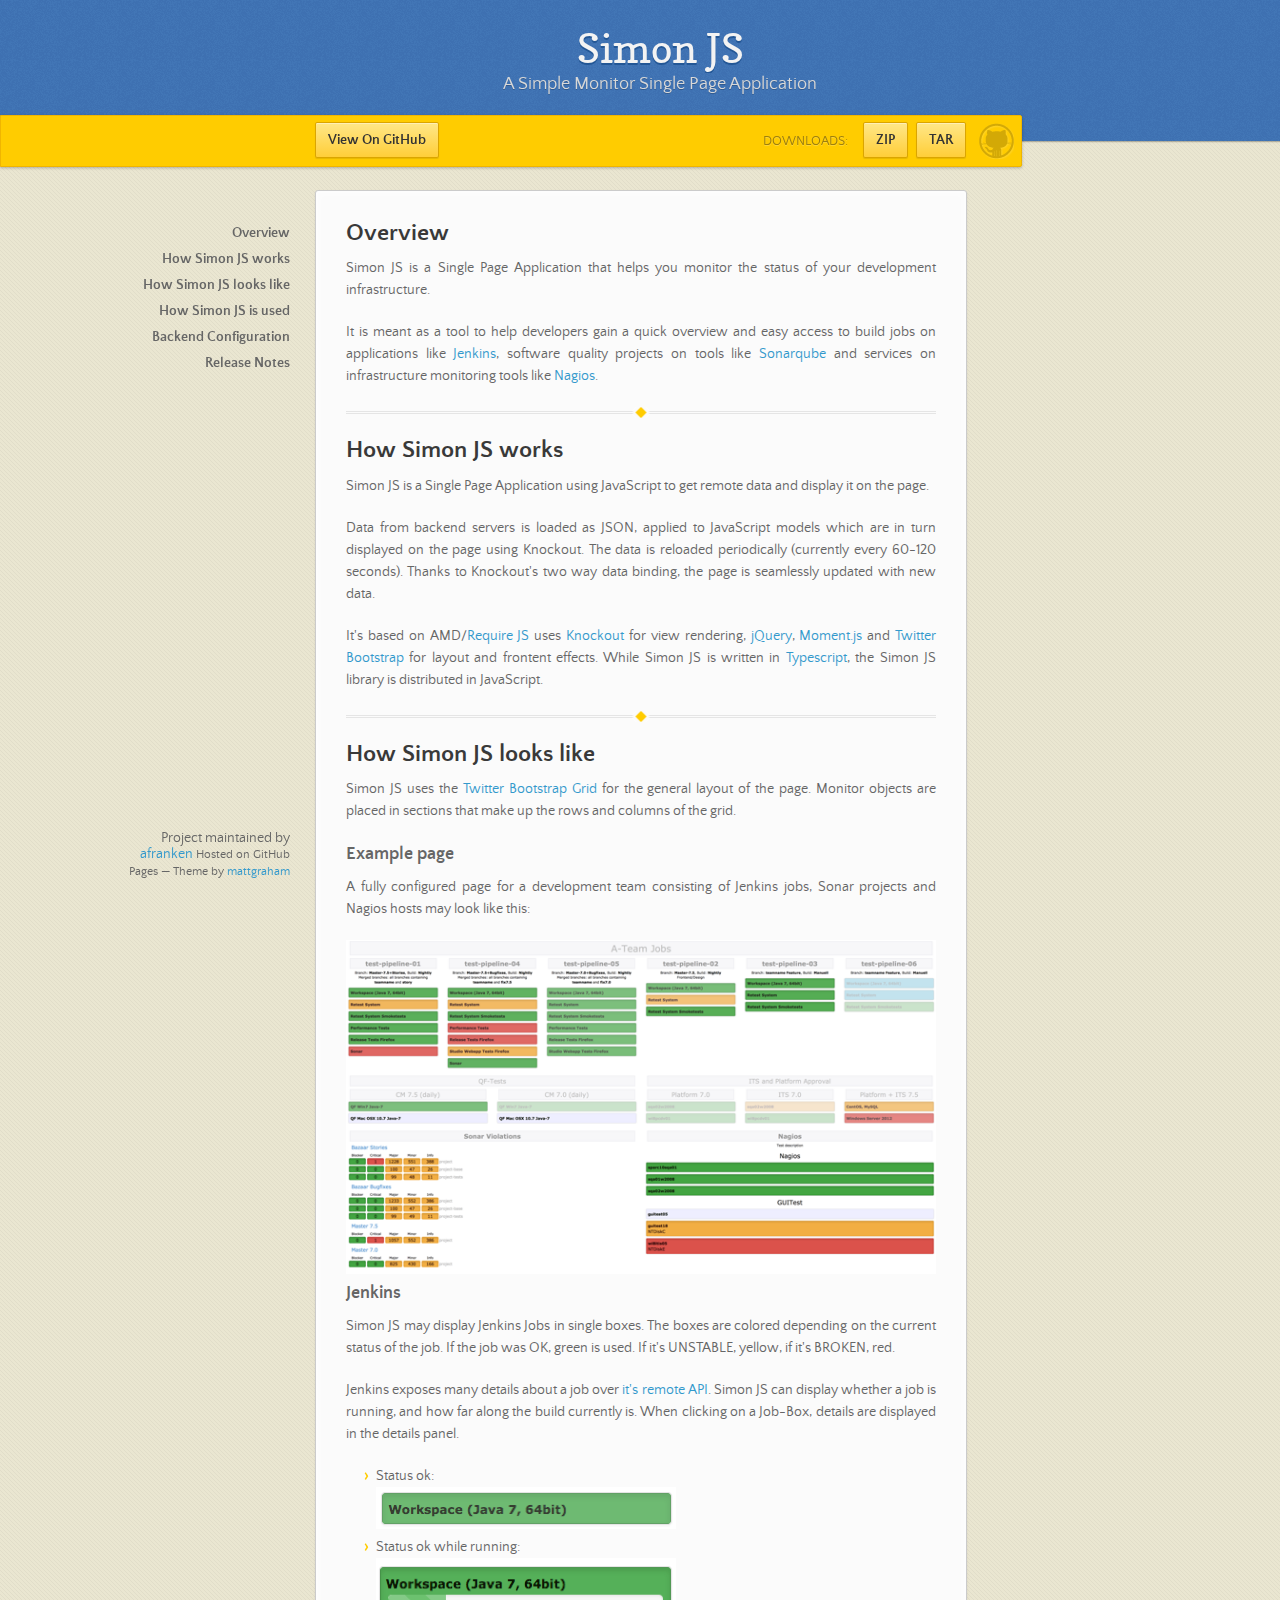
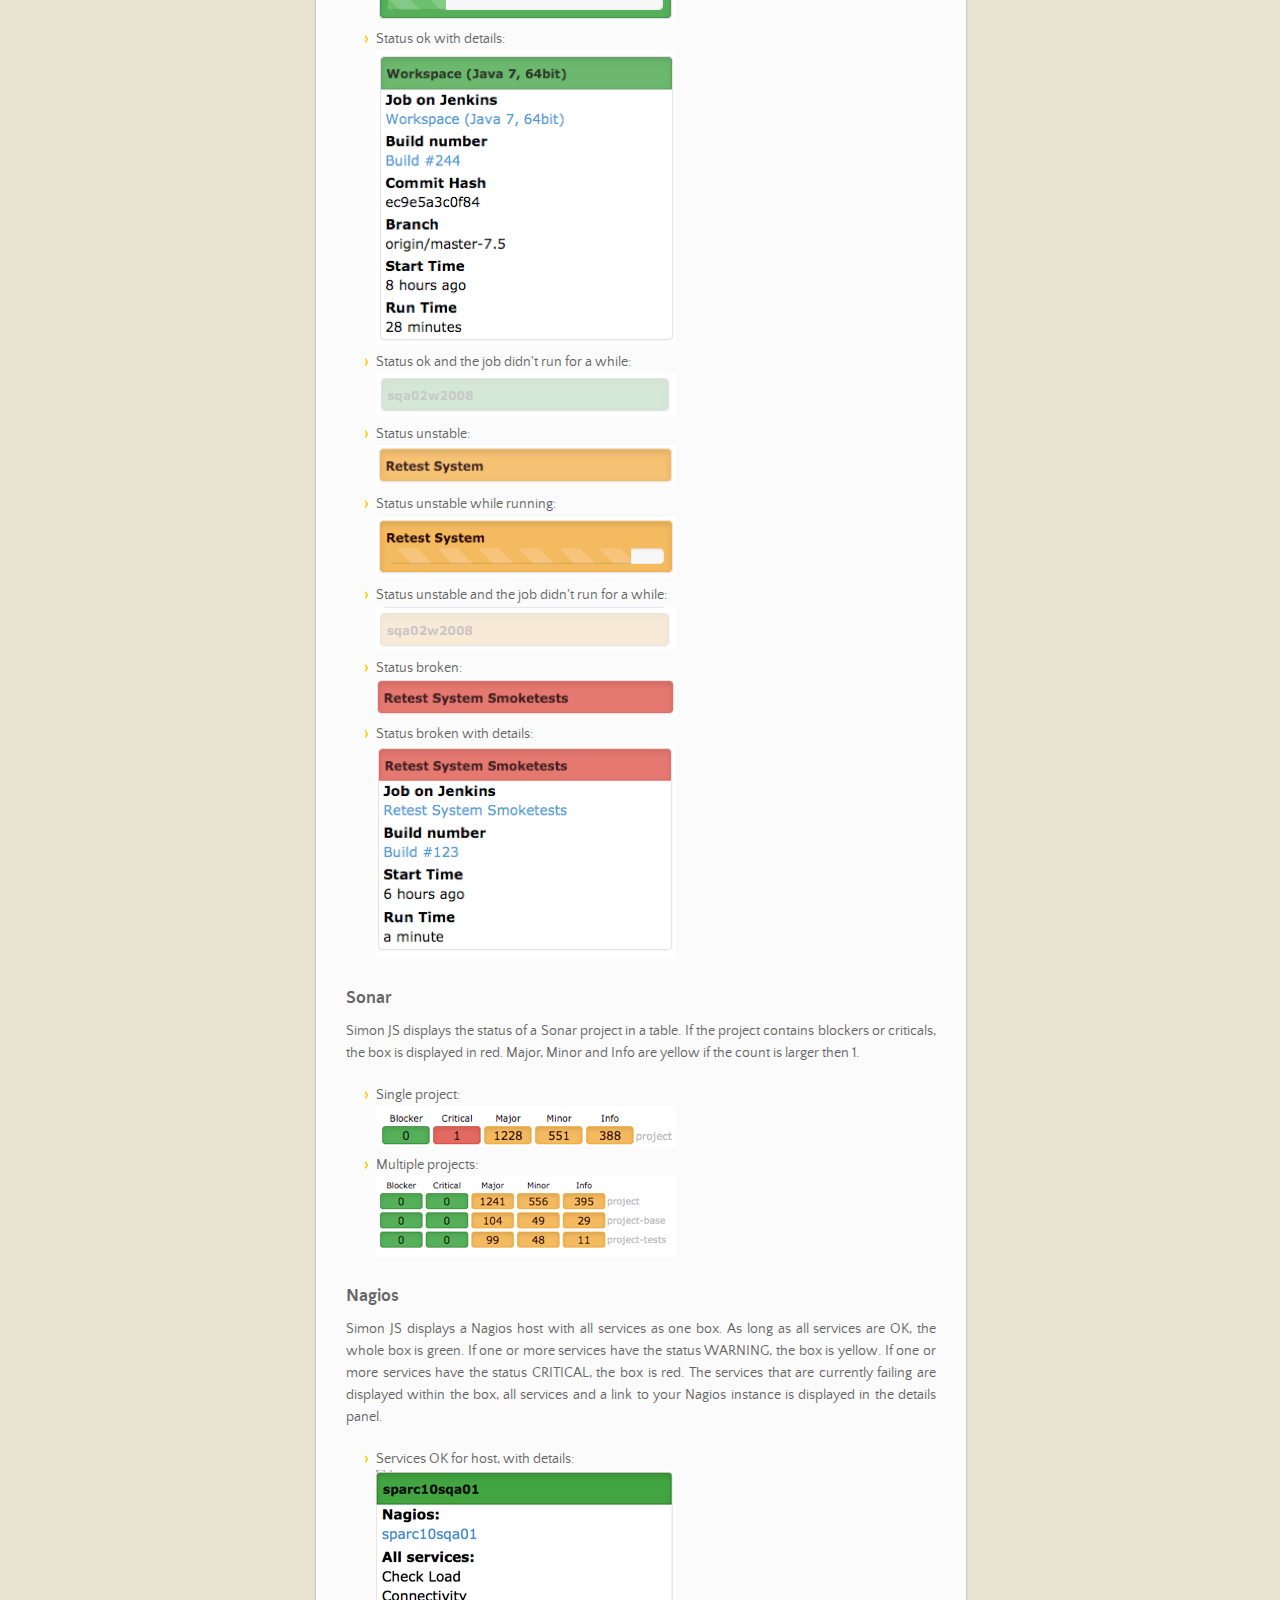
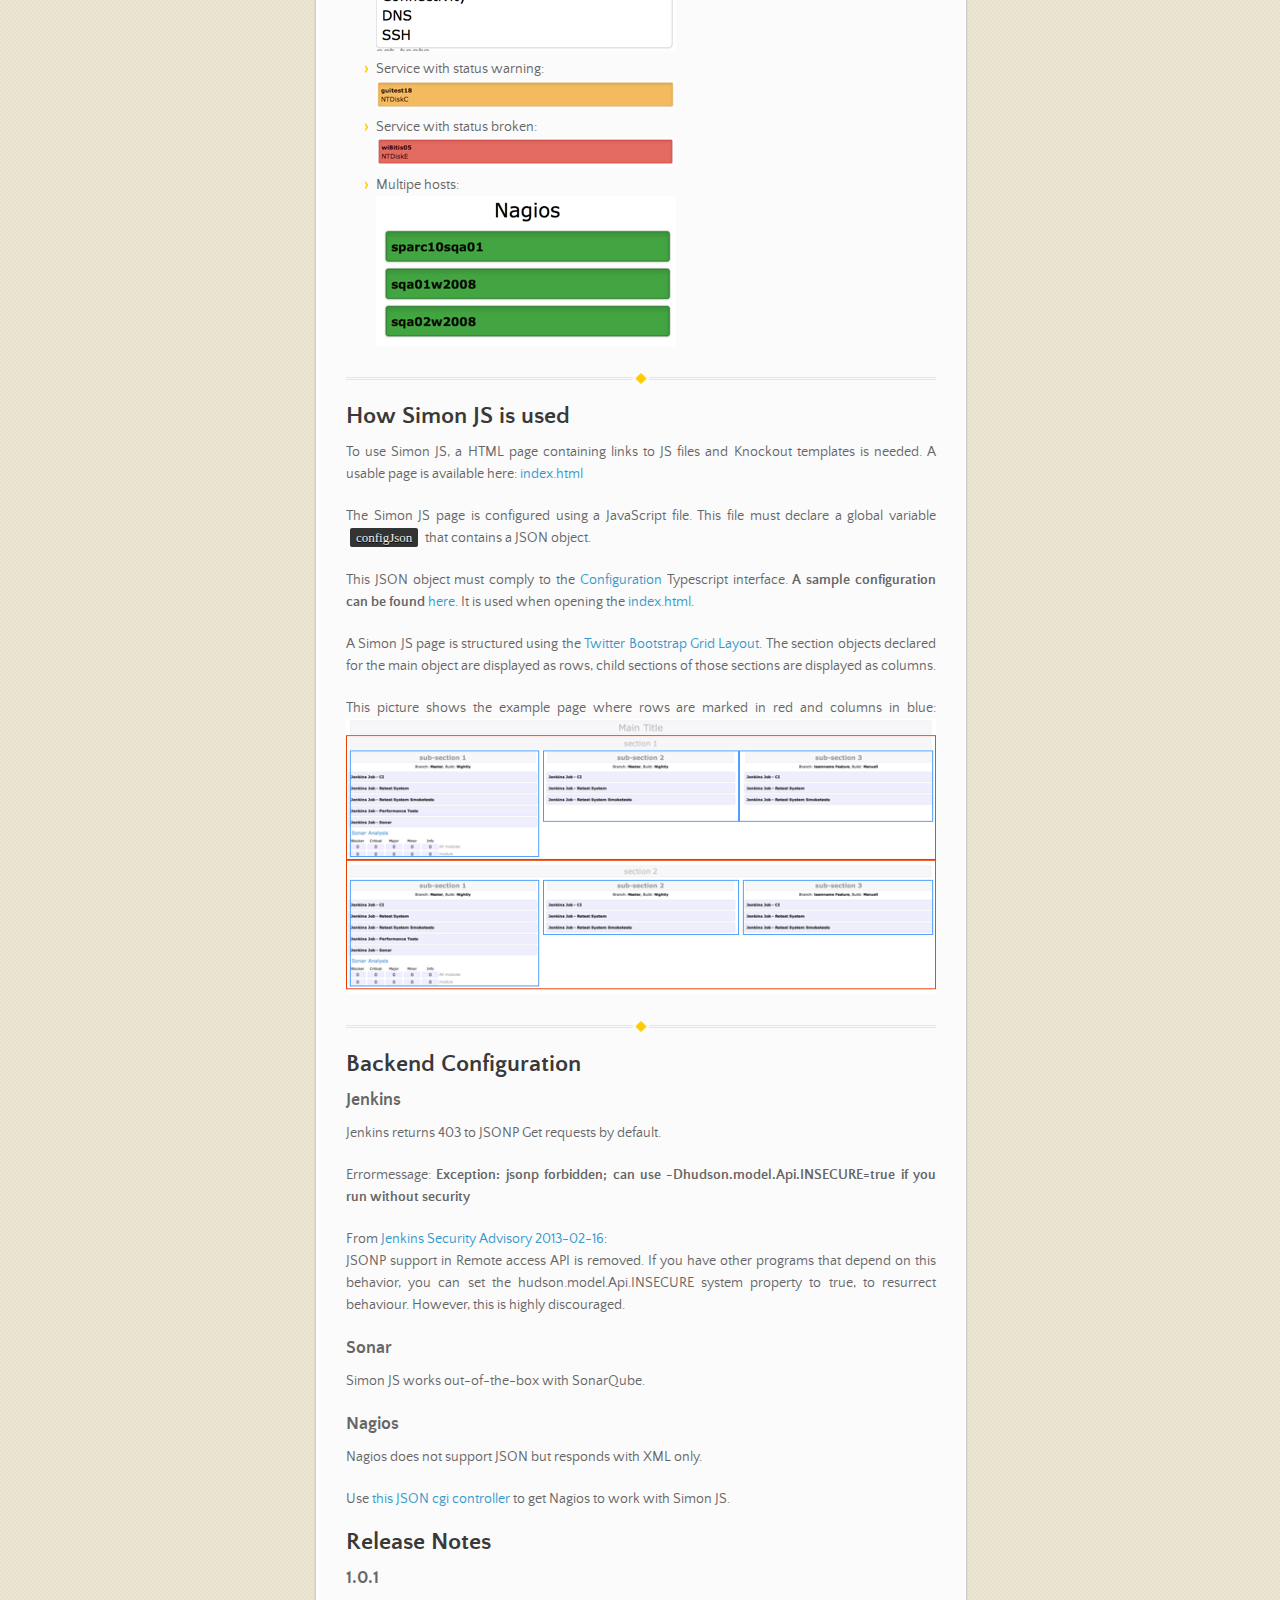
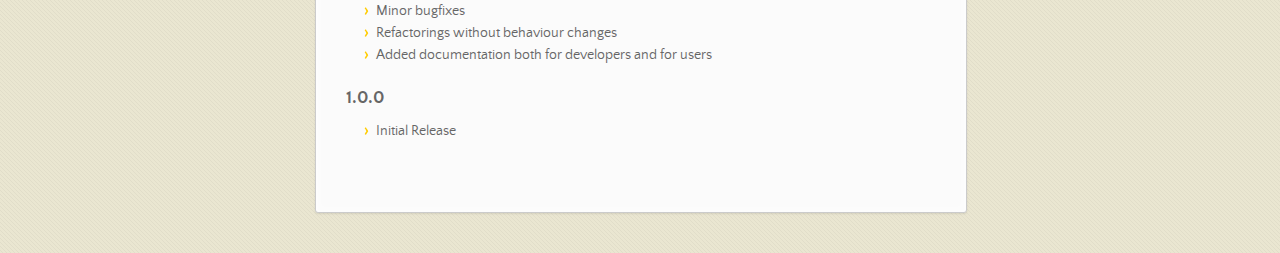
<file: index.html>
<!DOCTYPE html>
<html>
<head>
    <meta charset="utf-8">
    <meta http-equiv="X-UA-Compatible" content="chrome=1">
    <title>Simon JS by afranken</title>
    <link rel="stylesheet" href="stylesheets/styles.css">
    <link rel="stylesheet" href="stylesheets/pygment_trac.css">
    <script src="//ajax.googleapis.com/ajax/libs/jquery/1.7.1/jquery.min.js"></script>
    <script src="javascripts/main.js"></script>
    <!--[if lt IE 9]>
    <script src="//html5shiv.googlecode.com/svn/trunk/html5.js"></script>
    <![endif]-->
    <meta name="viewport" content="width=device-width, initial-scale=1, user-scalable=no">

</head>
<body>

<header>
    <h1>Simon JS</h1>
    <span>A Simple Monitor Single Page Application</span>
</header>

<div id="banner">
    <span id="logo"></span>

    <a href="https://github.com/afranken/simon" class="button fork"><strong>View On GitHub</strong></a>

    <div class="downloads">
        <span>Downloads:</span>
        <ul>
            <li><a href="https://github.com/afranken/simon/zipball/master" class="button">ZIP</a></li>
            <li><a href="https://github.com/afranken/simon/tarball/master" class="button">TAR</a></li>
        </ul>
    </div>
</div>
<!-- end banner -->

<div class="wrapper">
    <nav>
        <!-- Navigation will be created by JavaScript after page loads. -->
        <ul></ul>
    </nav>

    <section>
        <div>
            <h2 id="overview">Overview</h2>

            <p>
                Simon JS is a Single Page Application that helps you monitor the status of your development
                infrastructure.
            </p>

            <p>
                It is meant as a tool to help developers gain a quick overview and easy access to build jobs on
                applications like <a href="http://jenkins-ci.org/">Jenkins</a>,
                software quality projects on tools like <a href="http://www.sonarqube.org/">Sonarqube</a> and services
                on infrastructure monitoring tools
                like <a href="http://www.nagios.org/">Nagios</a>.
            </p>
        </div>
        <hr/>
        <div>
            <h2 id="how-simon-js-works">How Simon JS works</h2>

            <p>
                Simon JS is a Single Page Application using JavaScript to get remote data and display it on the page.
            </p>

            <p>
                Data from backend servers is loaded as JSON, applied to JavaScript models which are in turn displayed on
                the page using Knockout.
                The data is reloaded periodically (currently every 60-120 seconds). Thanks to Knockout's two way data
                binding, the page is seamlessly updated with new data.
            </p>

            <p>
                It's based on AMD/<a href="http://requirejs.org/">Require JS</a> uses <a href="http://knockoutjs.com/">Knockout</a>
                for view rendering,
                <a href="http://jquery.com/">jQuery</a>, <a href="http://momentjs.com/">Moment.js</a> and <a
                    href="http://getbootstrap.com/">Twitter Bootstrap</a>
                for layout and frontent effects.
                While Simon JS is written in <a href="http://www.typescriptlang.org/">Typescript</a>, the Simon JS
                library is distributed in JavaScript.
            </p>
        </div>
        <hr/>
        <div>
            <h2 id="how-simon-js-looks-like">How Simon JS looks like</h2>

            <p>
                Simon JS uses the <a href="http://getbootstrap.com/css/#grid">Twitter Bootstrap Grid</a> for the general
                layout of the page.
                Monitor objects are placed in sections that make up the rows and columns of the grid.
            </p>

            <h3 id="full-page">Example page</h3>

            <p>
                A fully configured page for a development team consisting of Jenkins jobs, Sonar projects and Nagios
                hosts may look like this:
            </p>
            <img src="/images/simon/simon-full_app.png"/>
            <br/>

            <h3 id="look-jenkins">Jenkins</h3>

            <p>
                Simon JS may display Jenkins Jobs in single boxes. The boxes are colored depending on the current status
                of the job. If the job was OK, green is used. If it's UNSTABLE, yellow, if it's BROKEN, red.
            </p>

            <p>
                Jenkins exposes many details about a job over <a
                    href="https://wiki.jenkins-ci.org/display/JENKINS/Remote+access+API">it's remote API</a>. Simon JS
                can display whether a job is running, and how far along the build currently is. When clicking on a Job-Box,
                details are displayed in the details panel.
            </p>

            <ul>
                <li>
                    Status ok: <br/>
                    <img src="/images/simon/simon-jenkins_ok.png"/>
                </li>
                <li>
                    Status ok while running:<br/>
                    <img src="/images/simon/simon-jenkins_ok-building.png"/>
                </li>
                <li>
                    Status ok with details:<br/>
                    <img src="/images/simon/simon-jenkins_ok-details.png"/>
                </li>
                <li>
                    Status ok and the job didn't run for a while:<br/>
                    <img src="/images/simon/simon-jenkins_ok-faded.png"/>
                </li>
                <li>
                    Status unstable:<br/>
                    <img src="/images/simon/simon-jenkins_unstable.png"/>
                </li>
                <li>
                    Status unstable while running:<br/>
                    <img src="/images/simon/simon-jenkins_unstable-running.png"/>
                </li>
                <li>
                    Status unstable and the job didn't run for a while:<br/>
                    <img src="/images/simon/simon-jenkins_unstable-faded.png"/>
                </li>
                <li>
                    Status broken: <br/>
                    <img src="/images/simon/simon-jenkins_broken.png"/>
                </li>
                <li>
                    Status broken with details:<br/>
                    <img src="/images/simon/simon-jenkins_broken-details.png"/>
                </li>
            </ul>

            <h3 id="look-sonar">Sonar</h3>

            <p>
                Simon JS displays the status of a Sonar project in a table. If the project contains blockers or
                criticals, the box is displayed in red. Major, Minor and Info are yellow if the count is larger then 1.
            </p>
            <ul>
                <li>
                    Single project: <br/>
                    <img src="/images/simon/simon-sonar_with_critical.png"/>
                </li>
                <li>
                    Multiple projects: <br/>
                    <img src="/images/simon/simon-sonar_multiple_projects.png"/>
                </li>
            </ul>

            <h3 id="look-nagios">Nagios</h3>

            <p>
                Simon JS displays a Nagios host with all services as one box. As long as all services are OK, the whole
                box is green.
                If one or more services have the status WARNING, the box is yellow. If one or more services have the
                status CRITICAL, the box is red.
                The services that are currently failing are displayed within the box, all services and a link to your
                Nagios instance is displayed in the details panel.
            </p>
            <ul>
                <li>
                    Services OK for host, with details: <br/>
                    <img src="/images/simon/simon-nagios_service_ok-details.png"/>
                </li>
                <li>
                    Service with status warning: <br/>
                    <img src="/images/simon/simon-nagios_service_warning.png"/>
                </li>
                <li>
                    Service with status broken: <br/>
                    <img src="/images/simon/simon-nagios_service_broken.png"/>
                </li>
                <li>
                    Multipe hosts: <br/>
                    <img src="/images/simon/simon-nagios_several_services.png"/>
                </li>
            </ul>

        </div>
        <hr/>
        <div>
            <h2 id="how-simon-js-is-used">How Simon JS is used</h2>

            <p>
                To use Simon JS, a HTML page containing links to JS files and Knockout templates is needed.
                A usable page is available here: <a href="http://www.simonjs.org/release/1.0.1/index.html">index.html</a>
            </p>

            <p>
                The Simon JS page is configured using a JavaScript file. This file must declare a global variable <code>configJson</code>
                that contains a JSON object.
            </p>

            <p>
                This JSON object must comply to the <a href="http://www.simonjs.org/release/1.0.1/ts/Config.d.ts">Configuration</a>
                Typescript interface. <b>A sample configuration can be found <a href="http://www.simonjs.org/release/1.0.1/config.js">here</a></b>.
                It is used when opening the <a href="http://www.simonjs.org/release/1.0.1/index.html">index.html</a>.
            </p>

            <p>
                A Simon JS page is structured using the <a href="http://getbootstrap.com/css/#grid">Twitter Bootstrap Grid Layout</a>.
                The section objects declared for the main object are displayed as rows, child sections of those sections are displayed
                as columns.
            </p>

            <p>
                This picture shows the example page where rows are marked in red and columns in blue:
                <img src="/images/simon/simon-full_app-annotated.png"/>
            </p>
        </div>
        <hr/>
        <div>
            <h2 id="backend-configuration">Backend Configuration</h2>

            <h3 id="config-jenkins">Jenkins</h3>
            <p>
                Jenkins returns 403 to JSONP Get requests by default.
            </p>
            <p>
                Errormessage: <b>Exception: jsonp forbidden; can use -Dhudson.model.Api.INSECURE=true if you run without security</b>
            </p>
            <p>
                From <a href="https://wiki.jenkins-ci.org/display/SECURITY/Jenkins+Security+Advisory+2013-02-16">Jenkins Security Advisory 2013-02-16</a>:
                <br/>
                JSONP support in Remote access API is removed. If you have other programs that depend on this behavior,
                you can set the hudson.model.Api.INSECURE system property to true, to resurrect behaviour.
                However, this is highly discouraged.
            </p>

            <h3 id="config-sonar">Sonar</h3>
            <p>
                Simon JS works out-of-the-box with SonarQube.
            </p>

            <h3 id="config-nagios">Nagios</h3>
            <p>
                Nagios does not support JSON but responds with XML only.
            </p>
            <p>
                Use <a href="https://github.com/afranken/status-json">this JSON cgi controller</a> to get Nagios to work with Simon JS.
            </p>
        </div>
        <div>
            <h2 id="release-notes">Release Notes</h2>

            <h3>1.0.1</h3>
            <ul>
                <li>Minor bugfixes</li>
                <li>Refactorings without behaviour changes</li>
                <li>Added documentation both for developers and for users</li>
            </ul>

            <h3>1.0.0</h3>
            <ul>
                <li>Initial Release</li>
            </ul>
        </div>
    </section>

    <!-- FOOTER  -->
    <footer>
        <span>Project maintained by <a href="https://github.com/afranken">afranken</a></span>
        <span><small>Hosted on GitHub Pages &mdash; Theme by <a href="https://twitter.com/michigangraham">mattgraham</a>
        </small></span>
    </footer>
</div>
<!--[if !IE]>
<script>fixScale(document);</script><![endif]-->
</body>
</html>
</file>
<file: stylesheets/styles.css>
/*
Leap Day for GitHub Pages
by Matt Graham
*/
@font-face {
  font-family: 'Quattrocento Sans';
  src: url("../fonts/quattrocentosans-bold-webfont.eot");
  src: url("../fonts/quattrocentosans-bold-webfont.eot?#iefix") format("embedded-opentype"), url("../fonts/quattrocentosans-bold-webfont.woff") format("woff"), url("../fonts/quattrocentosans-bold-webfont.ttf") format("truetype"), url("../fonts/quattrocentosans-bold-webfont.svg#QuattrocentoSansBold") format("svg");
  font-weight: bold;
  font-style: normal;
}

@font-face {
  font-family: 'Quattrocento Sans';
  src: url("../fonts/quattrocentosans-bolditalic-webfont.eot");
  src: url("../fonts/quattrocentosans-bolditalic-webfont.eot?#iefix") format("embedded-opentype"), url("../fonts/quattrocentosans-bolditalic-webfont.woff") format("woff"), url("../fonts/quattrocentosans-bolditalic-webfont.ttf") format("truetype"), url("../fonts/quattrocentosans-bolditalic-webfont.svg#QuattrocentoSansBoldItalic") format("svg");
  font-weight: bold;
  font-style: italic;
}

@font-face {
  font-family: 'Quattrocento Sans';
  src: url("../fonts/quattrocentosans-italic-webfont.eot");
  src: url("../fonts/quattrocentosans-italic-webfont.eot?#iefix") format("embedded-opentype"), url("../fonts/quattrocentosans-italic-webfont.woff") format("woff"), url("../fonts/quattrocentosans-italic-webfont.ttf") format("truetype"), url("../fonts/quattrocentosans-italic-webfont.svg#QuattrocentoSansItalic") format("svg");
  font-weight: normal;
  font-style: italic;
}

@font-face {
  font-family: 'Quattrocento Sans';
  src: url("../fonts/quattrocentosans-regular-webfont.eot");
  src: url("../fonts/quattrocentosans-regular-webfont.eot?#iefix") format("embedded-opentype"), url("../fonts/quattrocentosans-regular-webfont.woff") format("woff"), url("../fonts/quattrocentosans-regular-webfont.ttf") format("truetype"), url("../fonts/quattrocentosans-regular-webfont.svg#QuattrocentoSansRegular") format("svg");
  font-weight: normal;
  font-style: normal;
}

@font-face {
  font-family: 'Copse';
  src: url("../fonts/copse-regular-webfont.eot");
  src: url("../fonts/copse-regular-webfont.eot?#iefix") format("embedded-opentype"), url("../fonts/copse-regular-webfont.woff") format("woff"), url("../fonts/copse-regular-webfont.ttf") format("truetype"), url("../fonts/copse-regular-webfont.svg#CopseRegular") format("svg");
  font-weight: normal;
  font-style: normal;
}

/* normalize.css 2012-02-07T12:37 UTC - http://github.com/necolas/normalize.css */
/* =============================================================================
   HTML5 display definitions
   ========================================================================== */
/*
 * Corrects block display not defined in IE6/7/8/9 & FF3
 */
article,
aside,
details,
figcaption,
figure,
footer,
header,
hgroup,
nav,
section,
summary {
  display: block;
}

/*
 * Corrects inline-block display not defined in IE6/7/8/9 & FF3
 */
audio,
canvas,
video {
  display: inline-block;
  *display: inline;
  *zoom: 1;
}

/*
 * Prevents modern browsers from displaying 'audio' without controls
 */
audio:not([controls]) {
  display: none;
}

/*
 * Addresses styling for 'hidden' attribute not present in IE7/8/9, FF3, S4
 * Known issue: no IE6 support
 */
[hidden] {
  display: none;
}

/* =============================================================================
   Base
   ========================================================================== */
/*
 * 1. Corrects text resizing oddly in IE6/7 when body font-size is set using em units
 *    http://clagnut.com/blog/348/#c790
 * 2. Prevents iOS text size adjust after orientation change, without disabling user zoom
 *    www.456bereastreet.com/archive/201012/controlling_text_size_in_safari_for_ios_without_disabling_user_zoom/
 */
html {
  font-size: 100%;
  /* 1 */
  -webkit-text-size-adjust: 100%;
  /* 2 */
  -ms-text-size-adjust: 100%;
  /* 2 */
}

/*
 * Addresses font-family inconsistency between 'textarea' and other form elements.
 */
html,
button,
input,
select,
textarea {
  font-family: sans-serif;
}

/*
 * Addresses margins handled incorrectly in IE6/7
 */
body {
  margin: 0;
}

/* =============================================================================
   Links
   ========================================================================== */
/*
 * Addresses outline displayed oddly in Chrome
 */
a:focus {
  outline: thin dotted;
}

/*
 * Improves readability when focused and also mouse hovered in all browsers
 * people.opera.com/patrickl/experiments/keyboard/test
 */
a:hover,
a:active {
  outline: 0;
}

/* =============================================================================
   Typography
   ========================================================================== */
/*
 * Addresses font sizes and margins set differently in IE6/7
 * Addresses font sizes within 'section' and 'article' in FF4+, Chrome, S5
 */
h1 {
  font-size: 2em;
  margin: 0.67em 0;
}

h2 {
  font-size: 1.5em;
  margin: 0.83em 0;
}

h3 {
  font-size: 1.17em;
  margin: 1em 0;
}

h4 {
  font-size: 1em;
  margin: 1.33em 0;
}

h5 {
  font-size: 0.83em;
  margin: 1.67em 0;
}

h6 {
  font-size: 0.75em;
  margin: 2.33em 0;
}

/*
 * Addresses styling not present in IE7/8/9, S5, Chrome
 */
abbr[title] {
  border-bottom: 1px dotted;
}

/*
 * Addresses style set to 'bolder' in FF3+, S4/5, Chrome
*/
b,
strong {
  font-weight: bold;
}

blockquote {
  margin: 1em 40px;
}

/*
 * Addresses styling not present in S5, Chrome
 */
dfn {
  font-style: italic;
}

/*
 * Addresses styling not present in IE6/7/8/9
 */
mark {
  background: #ff0;
  color: #000;
}

/*
 * Addresses margins set differently in IE6/7
 */
p,
pre {
  margin: 1em 0;
}

p {
  text-align: justify;
}

/*
 * Corrects font family set oddly in IE6, S4/5, Chrome
 * en.wikipedia.org/wiki/User:Davidgothberg/Test59
 */
pre,
code,
kbd,
samp {
  font-family: monospace, serif;
  _font-family: 'courier new', monospace;
  font-size: 1em;
}

/*
 * 1. Addresses CSS quotes not supported in IE6/7
 * 2. Addresses quote property not supported in S4
 */
/* 1 */
q {
  quotes: none;
}

/* 2 */
q:before,
q:after {
  content: '';
  content: none;
}

small {
  font-size: 75%;
}

/*
 * Prevents sub and sup affecting line-height in all browsers
 * gist.github.com/413930
 */
sub,
sup {
  font-size: 75%;
  line-height: 0;
  position: relative;
  vertical-align: baseline;
}

sup {
  top: -0.5em;
}

sub {
  bottom: -0.25em;
}

/* =============================================================================
   Lists
   ========================================================================== */
/*
 * Addresses margins set differently in IE6/7
 */
dl,
menu,
ol,
ul {
  margin: 1em 0;
}

dd {
  margin: 0 0 0 40px;
}

/*
 * Addresses paddings set differently in IE6/7
 */
menu,
ol,
ul {
  padding: 0 0 0 30px;
}

/*
 * Corrects list images handled incorrectly in IE7
 */
nav ul,
nav ol {
  list-style: none;
  list-style-image: none;
}

/* =============================================================================
   Embedded content
   ========================================================================== */
/*
 * 1. Removes border when inside 'a' element in IE6/7/8/9, FF3
 * 2. Improves image quality when scaled in IE7
 *    code.flickr.com/blog/2008/11/12/on-ui-quality-the-little-things-client-side-image-resizing/
 */
img {
  border: 0;
  /* 1 */
  -ms-interpolation-mode: bicubic;
  /* 2 */
}

/*
 * Corrects overflow displayed oddly in IE9
 */
svg:not(:root) {
  overflow: hidden;
}

/* =============================================================================
   Figures
   ========================================================================== */
/*
 * Addresses margin not present in IE6/7/8/9, S5, O11
 */
figure {
  margin: 0;
}

/* =============================================================================
   Forms
   ========================================================================== */
/*
 * Corrects margin displayed oddly in IE6/7
 */
form {
  margin: 0;
}

/*
 * Define consistent border, margin, and padding
 */
fieldset {
  border: 1px solid #c0c0c0;
  margin: 0 2px;
  padding: 0.35em 0.625em 0.75em;
}

/*
 * 1. Corrects color not being inherited in IE6/7/8/9
 * 2. Corrects text not wrapping in FF3 
 * 3. Corrects alignment displayed oddly in IE6/7
 */
legend {
  border: 0;
  /* 1 */
  padding: 0;
  white-space: normal;
  /* 2 */
  *margin-left: -7px;
  /* 3 */
}

/*
 * 1. Corrects font size not being inherited in all browsers
 * 2. Addresses margins set differently in IE6/7, FF3+, S5, Chrome
 * 3. Improves appearance and consistency in all browsers
 */
button,
input,
select,
textarea {
  font-size: 100%;
  /* 1 */
  margin: 0;
  /* 2 */
  vertical-align: baseline;
  /* 3 */
  *vertical-align: middle;
  /* 3 */
}

/*
 * Addresses FF3/4 setting line-height on 'input' using !important in the UA stylesheet
 */
button,
input {
  line-height: normal;
  /* 1 */
}

/*
 * 1. Improves usability and consistency of cursor style between image-type 'input' and others
 * 2. Corrects inability to style clickable 'input' types in iOS
 * 3. Removes inner spacing in IE7 without affecting normal text inputs
 *    Known issue: inner spacing remains in IE6
 */
button,
input[type="button"],
input[type="reset"],
input[type="submit"] {
  cursor: pointer;
  /* 1 */
  -webkit-appearance: button;
  /* 2 */
  *overflow: visible;
  /* 3 */
}

/*
 * Re-set default cursor for disabled elements
 */
button[disabled],
input[disabled] {
  cursor: default;
}

/*
 * 1. Addresses box sizing set to content-box in IE8/9
 * 2. Removes excess padding in IE8/9
 * 3. Removes excess padding in IE7
      Known issue: excess padding remains in IE6
 */
input[type="checkbox"],
input[type="radio"] {
  box-sizing: border-box;
  /* 1 */
  padding: 0;
  /* 2 */
  *height: 13px;
  /* 3 */
  *width: 13px;
  /* 3 */
}

/*
 * 1. Addresses appearance set to searchfield in S5, Chrome
 * 2. Addresses box-sizing set to border-box in S5, Chrome (include -moz to future-proof)
 */
input[type="search"] {
  -webkit-appearance: textfield;
  /* 1 */
  -moz-box-sizing: content-box;
  -webkit-box-sizing: content-box;
  /* 2 */
  box-sizing: content-box;
}

/*
 * Removes inner padding and search cancel button in S5, Chrome on OS X
 */
input[type="search"]::-webkit-search-decoration,
input[type="search"]::-webkit-search-cancel-button {
  -webkit-appearance: none;
}

/*
 * Removes inner padding and border in FF3+
 * www.sitepen.com/blog/2008/05/14/the-devils-in-the-details-fixing-dojos-toolbar-buttons/
 */
button::-moz-focus-inner,
input::-moz-focus-inner {
  border: 0;
  padding: 0;
}

/*
 * 1. Removes default vertical scrollbar in IE6/7/8/9
 * 2. Improves readability and alignment in all browsers
 */
textarea {
  overflow: auto;
  /* 1 */
  vertical-align: top;
  /* 2 */
}

/* =============================================================================
   Tables
   ========================================================================== */
/*
 * Remove most spacing between table cells
 */
table {
  border-collapse: collapse;
  border-spacing: 0;
}

body {
  font: 14px/22px "Quattrocento Sans", "Helvetica Neue", Helvetica, Arial, sans-serif;
  color: #666;
  font-weight: 300;
  margin: 0px;
  padding: 0px 0 20px 0px;
  background: url(../images/body-background.png) #eae6d1;
}

h1, h2, h3, h4, h5, h6 {
  color: #333;
  margin: 0 0 10px;
}

p, ul, ol, table, pre, dl {
  margin: 0 0 20px;
}

h1, h2, h3 {
  line-height: 1.1;
}

h1 {
  font-size: 28px;
}

h2 {
  font-size: 24px;
  color: #393939;
}

h3, h4, h5, h6 {
  color: #666666;
}

h3 {
  font-size: 18px;
  line-height: 24px;
}

a {
  color: #3399cc;
  font-weight: 400;
  text-decoration: none;
}

a small {
  font-size: 11px;
  color: #666;
  margin-top: -0.6em;
  display: block;
}

ul {
  list-style-image: url("../images/bullet.png");
}

strong {
  font-weight: bold;
  color: #333;
}

.wrapper {
  width: 650px;
  margin: 0 auto;
  position: relative;
}

section img {
  max-width: 100%;
}

blockquote {
  border-left: 1px solid #ffcc00;
  margin: 0;
  padding: 0 0 0 20px;
  font-style: italic;
}

code {
  font-family: "Lucida Sans", Monaco, Bitstream Vera Sans Mono, Lucida Console, Terminal;
  font-size: 13px;
  color: #efefef;
  text-shadow: 0px 1px 0px #000;
  margin: 0 4px;
  padding: 2px 6px;
  background: #333;
  -moz-border-radius: 2px;
  -webkit-border-radius: 2px;
  -o-border-radius: 2px;
  -ms-border-radius: 2px;
  -khtml-border-radius: 2px;
  border-radius: 2px;
}

pre {
  padding: 8px 15px;
  background: #333333;
  -moz-border-radius: 3px;
  -webkit-border-radius: 3px;
  -o-border-radius: 3px;
  -ms-border-radius: 3px;
  -khtml-border-radius: 3px;
  border-radius: 3px;
  border: 1px solid #c7c7c7;
  overflow: auto;
  overflow-y: hidden;
}
pre code {
  margin: 0px;
  padding: 0px;
}

table {
  width: 100%;
  border-collapse: collapse;
}

th {
  text-align: left;
  padding: 5px 10px;
  border-bottom: 1px solid #e5e5e5;
  color: #444;
}

td {
  text-align: left;
  padding: 5px 10px;
  border-bottom: 1px solid #e5e5e5;
  border-right: 1px solid #ffcc00;
}
td:first-child {
  border-left: 1px solid #ffcc00;
}

hr {
  border: 0;
  outline: none;
  height: 11px;
  background: transparent url("../images/hr.gif") center center repeat-x;
  margin: 0 0 20px;
}

dt {
  color: #444;
  font-weight: 700;
}

header {
  padding: 25px 20px 40px 20px;
  margin: 0;
  position: fixed;
  top: 0;
  left: 0;
  right: 0;
  width: 100%;
  text-align: center;
  background: url(../images/background.png) #4276b6;
  -moz-box-shadow: 1px 0px 2px rgba(0, 0, 0, 0.75);
  -webkit-box-shadow: 1px 0px 2px rgba(0, 0, 0, 0.75);
  -o-box-shadow: 1px 0px 2px rgba(0, 0, 0, 0.75);
  box-shadow: 1px 0px 2px rgba(0, 0, 0, 0.75);
  z-index: 99;
  -webkit-font-smoothing: antialiased;
  min-height: 76px;
}
header h1 {
  font: 40px/48px "Copse", "Helvetica Neue", Helvetica, Arial, sans-serif;
  color: #f3f3f3;
  text-shadow: 0px 2px 0px #235796;
  margin: 0px;
  white-space: nowrap;
  overflow: hidden;
  text-overflow: ellipsis;
  -o-text-overflow: ellipsis;
  -ms-text-overflow: ellipsis;
}
header span {
  color: #d8d8d8;
  text-shadow: rgba(0, 0, 0, 0.2) 0 1px 0;
  font-size: 18px;
  margin: 0px;
}

#banner {
  z-index: 100;
  left: 0;
  right: 50%;
  height: 50px;
  margin-right: -382px;
  position: fixed;
  top: 115px;
  background: #ffcc00;
  border: 1px solid #f0b500;
  -moz-box-shadow: 0px 1px 3px rgba(0, 0, 0, 0.25);
  -webkit-box-shadow: 0px 1px 3px rgba(0, 0, 0, 0.25);
  -o-box-shadow: 0px 1px 3px rgba(0, 0, 0, 0.25);
  box-shadow: 0px 1px 3px rgba(0, 0, 0, 0.25);
  -moz-border-radius: 0px 2px 2px 0px;
  -webkit-border-radius: 0px 2px 2px 0px;
  -o-border-radius: 0px 2px 2px 0px;
  -ms-border-radius: 0px 2px 2px 0px;
  -khtml-border-radius: 0px 2px 2px 0px;
  border-radius: 0px 2px 2px 0px;
  padding-right: 10px;
}
#banner .button {
  border: 1px solid #dba500;
  background: -webkit-gradient(linear, 50% 0%, 50% 100%, color-stop(0%, #ffe788), color-stop(100%, #ffce38));
  background: -webkit-linear-gradient(#ffe788, #ffce38);
  background: -moz-linear-gradient(#ffe788, #ffce38);
  background: -o-linear-gradient(#ffe788, #ffce38);
  background: -ms-linear-gradient(#ffe788, #ffce38);
  background: linear-gradient(#ffe788, #ffce38);
  -moz-border-radius: 2px;
  -webkit-border-radius: 2px;
  -o-border-radius: 2px;
  -ms-border-radius: 2px;
  -khtml-border-radius: 2px;
  border-radius: 2px;
  -moz-box-shadow: inset 0px 1px 0px rgba(255, 255, 255, 0.4), 0px 1px 1px rgba(0, 0, 0, 0.1);
  -webkit-box-shadow: inset 0px 1px 0px rgba(255, 255, 255, 0.4), 0px 1px 1px rgba(0, 0, 0, 0.1);
  -o-box-shadow: inset 0px 1px 0px rgba(255, 255, 255, 0.4), 0px 1px 1px rgba(0, 0, 0, 0.1);
  box-shadow: inset 0px 1px 0px rgba(255, 255, 255, 0.4), 0px 1px 1px rgba(0, 0, 0, 0.1);
  background-color: #FFE788;
  margin-left: 5px;
  padding: 10px 12px;
  margin-top: 6px;
  line-height: 14px;
  font-size: 14px;
  color: #333;
  font-weight: bold;
  display: inline-block;
  text-align: center;
}
#banner .button:hover {
  background: -webkit-gradient(linear, 50% 0%, 50% 100%, color-stop(0%, #ffe788), color-stop(100%, #ffe788));
  background: -webkit-linear-gradient(#ffe788, #ffe788);
  background: -moz-linear-gradient(#ffe788, #ffe788);
  background: -o-linear-gradient(#ffe788, #ffe788);
  background: -ms-linear-gradient(#ffe788, #ffe788);
  background: linear-gradient(#ffe788, #ffe788);
  background-color: #ffeca0;
}
#banner .fork {
  position: fixed;
  left: 50%;
  margin-left: -325px;
  padding: 10px 12px;
  margin-top: 6px;
  line-height: 14px;
  font-size: 14px;
  background-color: #FFE788;
}
#banner .downloads {
  float: right;
  margin: 0 45px 0 0;
}
#banner .downloads span {
  float: left;
  line-height: 52px;
  font-size: 90%;
  color: #9d7f0d;
  text-transform: uppercase;
  text-shadow: rgba(255, 255, 255, 0.2) 0 1px 0;
}
#banner ul {
  list-style: none;
  height: 40px;
  padding: 0;
  float: left;
  margin-left: 10px;
}
#banner ul li {
  display: inline;
}
#banner ul li a.button {
  background-color: #FFE788;
}
#banner #logo {
  position: absolute;
  height: 36px;
  width: 36px;
  right: 7px;
  top: 7px;
  display: block;
  background: url(../images/octocat-logo.png);
}

section {
  width: 590px;
  padding: 30px 30px 50px 30px;
  margin: 20px 0;
  margin-top: 190px;
  position: relative;
  background: #fbfbfb;
  -moz-border-radius: 3px;
  -webkit-border-radius: 3px;
  -o-border-radius: 3px;
  -ms-border-radius: 3px;
  -khtml-border-radius: 3px;
  border-radius: 3px;
  border: 1px solid #cbcbcb;
  -moz-box-shadow: 0px 1px 2px rgba(0, 0, 0, 0.09), inset 0px 0px 2px 2px rgba(255, 255, 255, 0.5), inset 0 0 5px 5px rgba(255, 255, 255, 0.4);
  -webkit-box-shadow: 0px 1px 2px rgba(0, 0, 0, 0.09), inset 0px 0px 2px 2px rgba(255, 255, 255, 0.5), inset 0 0 5px 5px rgba(255, 255, 255, 0.4);
  -o-box-shadow: 0px 1px 2px rgba(0, 0, 0, 0.09), inset 0px 0px 2px 2px rgba(255, 255, 255, 0.5), inset 0 0 5px 5px rgba(255, 255, 255, 0.4);
  box-shadow: 0px 1px 2px rgba(0, 0, 0, 0.09), inset 0px 0px 2px 2px rgba(255, 255, 255, 0.5), inset 0 0 5px 5px rgba(255, 255, 255, 0.4);
}

small {
  font-size: 12px;
}

nav {
  width: 230px;
  position: fixed;
  top: 220px;
  left: 50%;
  margin-left: -580px;
  text-align: right;
}
nav ul {
  list-style: none;
  list-style-image: none;
  font-size: 14px;
  line-height: 24px;
}
nav ul li {
  padding: 5px 0px;
  line-height: 16px;
}
nav ul li.tag-h1 {
  font-size: 1.2em;
}
nav ul li.tag-h3 {
  font-size: 0.9em;
}
nav ul li.tag-h1 a {
  font-weight: bold;
  color: #333;
}
nav ul li.tag-h2 a {
  font-weight: bold;
}
nav ul li.tag-h3 a {
  font-style: italic;
}
nav ul li.tag-h2 + .tag-h1 {
  margin-top: 10px;
}
nav ul a {
  color: #666;
}
nav ul a:hover {
  color: #999;
}

footer {
  width: 180px;
  position: fixed;
  left: 50%;
  margin-left: -530px;
  bottom: 20px;
  text-align: right;
  line-height: 16px;
}

@media print, screen and (max-width: 1060px) {
  div.wrapper {
    width: auto;
    margin: 0;
  }

  nav {
    display: none;
  }

  header, section, footer {
    float: none;
  }
  header h1, section h1, footer h1 {
    white-space: nowrap;
    overflow: hidden;
    text-overflow: ellipsis;
    -o-text-overflow: ellipsis;
    -ms-text-overflow: ellipsis;
  }

  #banner {
    width: 100%;
  }
  #banner .downloads {
    margin-right: 60px;
  }
  #banner #logo {
    margin-right: 15px;
  }

  section {
    border: 1px solid #e5e5e5;
    border-width: 1px 0;
    padding: 20px auto;
    margin: 190px auto 20px;
    max-width: 600px;
  }

  footer {
    text-align: center;
    margin: 20px auto;
    position: relative;
    left: auto;
    bottom: auto;
    width: auto;
  }
}
@media print, screen and (max-width: 720px) {
  body {
    word-wrap: break-word;
  }

  header {
    padding: 20px 20px;
    margin: 0;
  }
  header h1 {
    font-size: 32px;
    white-space: nowrap;
    overflow: hidden;
    text-overflow: ellipsis;
    -o-text-overflow: ellipsis;
    -ms-text-overflow: ellipsis;
  }
  header p {
    display: none;
  }

  #banner {
    top: 80px;
  }
  #banner .fork {
    float: left;
    display: inline-block;
    margin-left: 0px;
    position: fixed;
    left: 20px;
  }

  section {
    margin-top: 130px;
    margin-bottom: 0px;
    width: auto;
  }

  header ul, header p.view {
    position: static;
  }
}
@media print, screen and (max-width: 480px) {
  header {
    position: relative;
    padding: 5px 0px;
    min-height: 0px;
  }
  header h1 {
    font-size: 24px;
    white-space: nowrap;
    overflow: hidden;
    text-overflow: ellipsis;
    -o-text-overflow: ellipsis;
    -ms-text-overflow: ellipsis;
  }

  section {
    margin-top: 5px;
  }

  #banner {
    display: none;
  }

  header ul {
    display: none;
  }
}
@media print {
  body {
    padding: 0.4in;
    font-size: 12pt;
    color: #444;
  }
}
@media print, screen and (max-height: 680px) {
  footer {
    text-align: center;
    margin: 20px auto;
    position: relative;
    left: auto;
    bottom: auto;
    width: auto;
  }
}
@media print, screen and (max-height: 480px) {
  nav {
    display: none;
  }

  footer {
    text-align: center;
    margin: 20px auto;
    position: relative;
    left: auto;
    bottom: auto;
    width: auto;
  }
}
</file>
<file: stylesheets/pygment_trac.css>
.highlight .hll { background-color: #ffffcc }
.highlight  { background: #f0f3f3; }
.highlight .c { color: #0099FF; font-style: italic } /* Comment */
.highlight .err { color: #AA0000; background-color: #FFAAAA } /* Error */
.highlight .k { color: #006699; font-weight: bold } /* Keyword */
.highlight .o { color: #555555 } /* Operator */
.highlight .cm { color: #0099FF; font-style: italic } /* Comment.Multiline */
.highlight .cp { color: #009999 } /* Comment.Preproc */
.highlight .c1 { color: #0099FF; font-style: italic } /* Comment.Single */
.highlight .cs { color: #0099FF; font-weight: bold; font-style: italic } /* Comment.Special */
.highlight .gd { background-color: #FFCCCC; border: 1px solid #CC0000 } /* Generic.Deleted */
.highlight .ge { font-style: italic } /* Generic.Emph */
.highlight .gr { color: #FF0000 } /* Generic.Error */
.highlight .gh { color: #003300; font-weight: bold } /* Generic.Heading */
.highlight .gi { background-color: #CCFFCC; border: 1px solid #00CC00 } /* Generic.Inserted */
.highlight .go { color: #AAAAAA } /* Generic.Output */
.highlight .gp { color: #000099; font-weight: bold } /* Generic.Prompt */
.highlight .gs { font-weight: bold } /* Generic.Strong */
.highlight .gu { color: #003300; font-weight: bold } /* Generic.Subheading */
.highlight .gt { color: #99CC66 } /* Generic.Traceback */
.highlight .kc { color: #006699; font-weight: bold } /* Keyword.Constant */
.highlight .kd { color: #006699; font-weight: bold } /* Keyword.Declaration */
.highlight .kn { color: #006699; font-weight: bold } /* Keyword.Namespace */
.highlight .kp { color: #006699 } /* Keyword.Pseudo */
.highlight .kr { color: #006699; font-weight: bold } /* Keyword.Reserved */
.highlight .kt { color: #007788; font-weight: bold } /* Keyword.Type */
.highlight .m { color: #FF6600 } /* Literal.Number */
.highlight .s { color: #CC3300 } /* Literal.String */
.highlight .na { color: #330099 } /* Name.Attribute */
.highlight .nb { color: #336666 } /* Name.Builtin */
.highlight .nc { color: #00AA88; font-weight: bold } /* Name.Class */
.highlight .no { color: #336600 } /* Name.Constant */
.highlight .nd { color: #9999FF } /* Name.Decorator */
.highlight .ni { color: #999999; font-weight: bold } /* Name.Entity */
.highlight .ne { color: #CC0000; font-weight: bold } /* Name.Exception */
.highlight .nf { color: #CC00FF } /* Name.Function */
.highlight .nl { color: #9999FF } /* Name.Label */
.highlight .nn { color: #00CCFF; font-weight: bold } /* Name.Namespace */
.highlight .nt { color: #330099; font-weight: bold } /* Name.Tag */
.highlight .nv { color: #003333 } /* Name.Variable */
.highlight .ow { color: #000000; font-weight: bold } /* Operator.Word */
.highlight .w { color: #bbbbbb } /* Text.Whitespace */
.highlight .mf { color: #FF6600 } /* Literal.Number.Float */
.highlight .mh { color: #FF6600 } /* Literal.Number.Hex */
.highlight .mi { color: #FF6600 } /* Literal.Number.Integer */
.highlight .mo { color: #FF6600 } /* Literal.Number.Oct */
.highlight .sb { color: #CC3300 } /* Literal.String.Backtick */
.highlight .sc { color: #CC3300 } /* Literal.String.Char */
.highlight .sd { color: #CC3300; font-style: italic } /* Literal.String.Doc */
.highlight .s2 { color: #CC3300 } /* Literal.String.Double */
.highlight .se { color: #CC3300; font-weight: bold } /* Literal.String.Escape */
.highlight .sh { color: #CC3300 } /* Literal.String.Heredoc */
.highlight .si { color: #AA0000 } /* Literal.String.Interpol */
.highlight .sx { color: #CC3300 } /* Literal.String.Other */
.highlight .sr { color: #33AAAA } /* Literal.String.Regex */
.highlight .s1 { color: #CC3300 } /* Literal.String.Single */
.highlight .ss { color: #FFCC33 } /* Literal.String.Symbol */
.highlight .bp { color: #336666 } /* Name.Builtin.Pseudo */
.highlight .vc { color: #003333 } /* Name.Variable.Class */
.highlight .vg { color: #003333 } /* Name.Variable.Global */
.highlight .vi { color: #003333 } /* Name.Variable.Instance */
.highlight .il { color: #FF6600 } /* Literal.Number.Integer.Long */

.type-csharp .highlight .k { color: #0000FF }
.type-csharp .highlight .kt { color: #0000FF }
.type-csharp .highlight .nf { color: #000000; font-weight: normal }
.type-csharp .highlight .nc { color: #2B91AF }
.type-csharp .highlight .nn { color: #000000 }
.type-csharp .highlight .s { color: #A31515 }
.type-csharp .highlight .sc { color: #A31515 }
</file>
